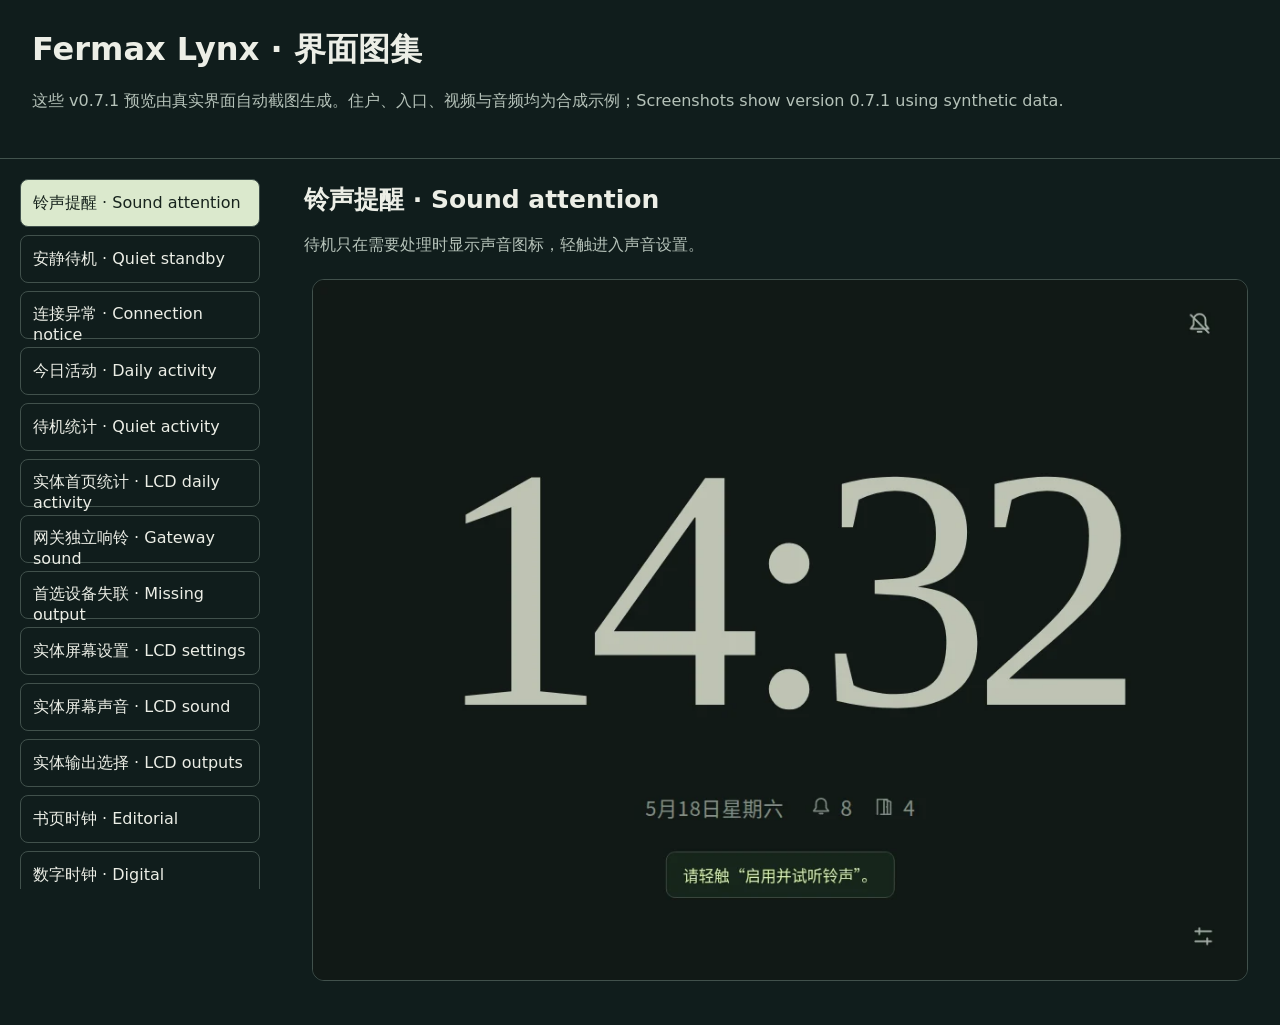
<file: docs/demo/index.html>
<!doctype html>
<html lang="zh-CN"><meta charset="utf-8"><meta name="viewport" content="width=device-width, initial-scale=1">
<title>Fermax Lynx · 界面图集</title><style>
:root{color-scheme:dark;font-family:system-ui,sans-serif;background:#101d1c;color:#eceee6}*{box-sizing:border-box}body{margin:0}header{padding:28px 32px;border-bottom:1px solid #42534d}h1{font-size:32px;margin:0 0 12px}p{line-height:1.65;color:#b5c2b9}main{display:grid;grid-template-columns:280px minmax(0,1fr)}nav{padding:20px;display:grid;gap:8px;align-content:start;max-height:calc(100vh - 170px);overflow:auto;position:sticky;top:0}button{font:inherit;font-size:16px;text-align:left;color:inherit;border:1px solid #41514c;background:transparent;border-radius:8px;padding:12px;min-height:48px;cursor:pointer}button[aria-pressed=true]{background:#dbe9cd;color:#17231d}button:focus-visible,a:focus-visible{outline:3px solid #ebc777;outline-offset:3px}section{padding:24px;min-width:0}figure{margin:0}figure[hidden]{display:none}h2{margin:0;font-size:25px}img{display:block;max-width:100%;max-height:78vh;height:auto;width:auto;margin:20px auto;border:1px solid #41514c;border-radius:12px}a{color:#dbe9cd}@media(max-width:720px){main{display:block}nav{position:static;max-height:230px;grid-template-columns:repeat(2,minmax(0,1fr))}header,section{padding:20px}h1{font-size:27px}}
</style><header><h1>Fermax Lynx · 界面图集</h1><p>这些 v0.7.1 预览由真实界面自动截图生成。住户、入口、视频与音频均为合成示例；Screenshots show version 0.7.1 using synthetic data.</p></header><main><nav aria-label="选择界面"><button type="button" data-index="0" aria-pressed="true">铃声提醒 · Sound attention</button><button type="button" data-index="1" aria-pressed="false">安静待机 · Quiet standby</button><button type="button" data-index="2" aria-pressed="false">连接异常 · Connection notice</button><button type="button" data-index="3" aria-pressed="false">今日活动 · Daily activity</button><button type="button" data-index="4" aria-pressed="false">待机统计 · Quiet activity</button><button type="button" data-index="5" aria-pressed="false">实体首页统计 · LCD daily activity</button><button type="button" data-index="6" aria-pressed="false">网关独立响铃 · Gateway sound</button><button type="button" data-index="7" aria-pressed="false">首选设备失联 · Missing output</button><button type="button" data-index="8" aria-pressed="false">实体屏幕设置 · LCD settings</button><button type="button" data-index="9" aria-pressed="false">实体屏幕声音 · LCD sound</button><button type="button" data-index="10" aria-pressed="false">实体输出选择 · LCD outputs</button><button type="button" data-index="11" aria-pressed="false">书页时钟 · Editorial</button><button type="button" data-index="12" aria-pressed="false">数字时钟 · Digital</button><button type="button" data-index="13" aria-pressed="false">模拟时钟 · Analog</button><button type="button" data-index="14" aria-pressed="false">电子管时钟 · Nixie</button><button type="button" data-index="15" aria-pressed="false">无秒显示 · Hidden seconds</button><button type="button" data-index="16" aria-pressed="false">话机授权 · Enrollment</button><button type="button" data-index="17" aria-pressed="false">话机偏好 · Preferences</button><button type="button" data-index="18" aria-pressed="false">最近活动 · Recent activity</button><button type="button" data-index="19" aria-pressed="false">入口预览 · Preview</button><button type="button" data-index="20" aria-pressed="false">来访画面 · Incoming visit</button><button type="button" data-index="21" aria-pressed="false">响铃结束 · Ring window ended</button><button type="button" data-index="22" aria-pressed="false">本次静音 · Muted visit</button><button type="button" data-index="23" aria-pressed="false">竖屏平板 · Portrait tablet</button><button type="button" data-index="24" aria-pressed="false">手机竖屏 · Narrow screen</button><button type="button" data-index="25" aria-pressed="false">手机横屏 · Short landscape</button><button type="button" data-index="26" aria-pressed="false">画面过期 · Stale frame</button><button type="button" data-index="27" aria-pressed="false">连接中断 · Offline</button><button type="button" data-index="28" aria-pressed="false">授权撤销 · Revoked</button><button type="button" data-index="29" aria-pressed="false">限时自动开门 · Timed policy</button><button type="button" data-index="30" aria-pressed="false">无时限自动开门 · Unlimited policy</button><button type="button" data-index="31" aria-pressed="false">管理页失联 · Unknown policy state</button><button type="button" data-index="32" aria-pressed="false">放大管理页 · 200% layout</button><button type="button" data-index="33" aria-pressed="false">连接 Home Assistant · Pairing</button><button type="button" data-index="34" aria-pressed="false">外部系统授权 · Integration grants</button><button type="button" data-index="35" aria-pressed="false">设置导航 · Settings navigation</button><button type="button" data-index="36" aria-pressed="false">16 首铃声 · Ringtone library</button><button type="button" data-index="37" aria-pressed="false">管理员登录 · Sign in</button><button type="button" data-index="38" aria-pressed="false">管理首页 · Dashboard</button><button type="button" data-index="39" aria-pressed="false">内置铃声 · Built-in melodies</button><button type="button" data-index="40" aria-pressed="false">自定义音乐 · Custom music</button><button type="button" data-index="41" aria-pressed="false">网关配置 · Configuration</button><button type="button" data-index="42" aria-pressed="false">密码设置 · Password</button><button type="button" data-index="43" aria-pressed="false">事件日志 · Journal</button><button type="button" data-index="44" aria-pressed="false">设备管理 · Devices</button></nav><section aria-live="polite"><figure id="view-0"><figcaption><h2>铃声提醒 · Sound attention</h2><p>待机只在需要处理时显示声音图标，轻触进入声音设置。</p></figcaption><a href="phone-quiet-sound.webp"><img src="phone-quiet-sound.webp" alt="铃声提醒 · Sound attention" loading="lazy"></a></figure><figure id="view-1" hidden><figcaption><h2>安静待机 · Quiet standby</h2><p>中央时钟与一行辅助信息，自动开门启用时留角落提示。</p></figcaption><a href="phone-quiet-auto.webp"><img src="phone-quiet-auto.webp" alt="安静待机 · Quiet standby" loading="lazy"></a></figure><figure id="view-2" hidden><figcaption><h2>连接异常 · Connection notice</h2><p>断线显示文字提示，统计不可用，旧自动状态不冒充实时。</p></figcaption><a href="phone-quiet-offline.webp"><img src="phone-quiet-offline.webp" alt="连接异常 · Connection notice" loading="lazy"></a></figure><figure id="view-3" hidden><figcaption><h2>今日活动 · Daily activity</h2><p>来电与协议确认开门，按网关本地日期汇总。</p></figcaption><a href="admin-statistics.webp"><img src="admin-statistics.webp" alt="今日活动 · Daily activity" loading="lazy"></a></figure><figure id="view-4" hidden><figcaption><h2>待机统计 · Quiet activity</h2><p>图标与数字，轻触或聚焦显示统计口径。</p></figcaption><a href="phone-statistics.webp"><img src="phone-statistics.webp" alt="待机统计 · Quiet activity" loading="lazy"></a></figure><figure id="view-5" hidden><figcaption><h2>实体首页统计 · LCD daily activity</h2><p>保持大按钮，简明显示今日来电与确认开门。</p></figcaption><a href="lcd-home.webp"><img src="lcd-home.webp" alt="实体首页统计 · LCD daily activity" loading="lazy"></a></figure><figure id="view-6" hidden><figcaption><h2>网关独立响铃 · Gateway sound</h2><p>独立开关、音量、输出选择与明确的测试声音。</p></figcaption><a href="admin-gateway-sound.webp"><img src="admin-gateway-sound.webp" alt="网关独立响铃 · Gateway sound" loading="lazy"></a></figure><figure id="view-7" hidden><figcaption><h2>首选设备失联 · Missing output</h2><p>保留首选偏好，显示设备状态并自动降级。</p></figcaption><a href="admin-gateway-no-device.webp"><img src="admin-gateway-no-device.webp" alt="首选设备失联 · Missing output" loading="lazy"></a></figure><figure id="view-8" hidden><figcaption><h2>实体屏幕设置 · LCD settings</h2><p>声音与自动开门分别进入，保留大触控按钮。</p></figcaption><a href="lcd-settings.webp"><img src="lcd-settings.webp" alt="实体屏幕设置 · LCD settings" loading="lazy"></a></figure><figure id="view-9" hidden><figcaption><h2>实体屏幕声音 · LCD sound</h2><p>本机开关、音量、实际输出及三秒试音。</p></figcaption><a href="lcd-sound.webp"><img src="lcd-sound.webp" alt="实体屏幕声音 · LCD sound" loading="lazy"></a></figure><figure id="view-10" hidden><figcaption><h2>实体输出选择 · LCD outputs</h2><p>大按钮分页选择自动或具体设备。</p></figcaption><a href="lcd-outputs.webp"><img src="lcd-outputs.webp" alt="实体输出选择 · LCD outputs" loading="lazy"></a></figure><figure id="view-11" hidden><figcaption><h2>书页时钟 · Editorial</h2><p>舒展的衬线数字与低对比度状态。</p></figcaption><a href="clock-editorial.webp"><img src="clock-editorial.webp" alt="书页时钟 · Editorial" loading="lazy"></a></figure><figure id="view-12" hidden><figcaption><h2>数字时钟 · Digital</h2><p>醒目的数字，适合远距离查看。</p></figcaption><a href="clock-digital.webp"><img src="clock-digital.webp" alt="数字时钟 · Digital" loading="lazy"></a></figure><figure id="view-13" hidden><figcaption><h2>模拟时钟 · Analog</h2><p>刻度与指针；秒针可隐藏、跳动或平滑移动。</p></figcaption><a href="clock-analog.webp"><img src="clock-analog.webp" alt="模拟时钟 · Analog" loading="lazy"></a></figure><figure id="view-14" hidden><figcaption><h2>电子管时钟 · Nixie</h2><p>由 CSS 绘制的暖色玻璃与发光数字。</p></figcaption><a href="clock-nixie.webp"><img src="clock-nixie.webp" alt="电子管时钟 · Nixie" loading="lazy"></a></figure><figure id="view-15" hidden><figcaption><h2>无秒显示 · Hidden seconds</h2><p>隐藏秒数，让空闲界面更安静。</p></figcaption><a href="clock-nixie-quiet.webp"><img src="clock-nixie-quiet.webp" alt="无秒显示 · Hidden seconds" loading="lazy"></a></figure><figure id="view-16" hidden><figcaption><h2>话机授权 · Enrollment</h2><p>管理员选择设备名称与入口范围。</p></figcaption><a href="phone-enrollment.webp"><img src="phone-enrollment.webp" alt="话机授权 · Enrollment" loading="lazy"></a></figure><figure id="view-17" hidden><figcaption><h2>话机偏好 · Preferences</h2><p>本机时钟、秒针、音量与入口预览。</p></figcaption><a href="phone-preferences.webp"><img src="phone-preferences.webp" alt="话机偏好 · Preferences" loading="lazy"></a></figure><figure id="view-18" hidden><figcaption><h2>最近活动 · Recent activity</h2><p>展开查看最近三项活动。</p></figcaption><a href="phone-recent.webp"><img src="phone-recent.webp" alt="最近活动 · Recent activity" loading="lazy"></a></figure><figure id="view-19" hidden><figcaption><h2>入口预览 · Preview</h2><p>完整保留 4:3 画面，操作浮在画面上。</p></figcaption><a href="phone-preview.webp"><img src="phone-preview.webp" alt="入口预览 · Preview" loading="lazy"></a></figure><figure id="view-20" hidden><figcaption><h2>来访画面 · Incoming visit</h2><p>紧凑标题与大触控按钮，音乐按设定时长循环。</p></figcaption><a href="phone-incoming.webp"><img src="phone-incoming.webp" alt="来访画面 · Incoming visit" loading="lazy"></a></figure><figure id="view-21" hidden><figcaption><h2>响铃结束 · Ring window ended</h2><p>音乐停止后仍可查看画面和操作。</p></figcaption><a href="phone-ring-ended.webp"><img src="phone-ring-ended.webp" alt="响铃结束 · Ring window ended" loading="lazy"></a></figure><figure id="view-22" hidden><figcaption><h2>本次静音 · Muted visit</h2><p>只静音当前来访。</p></figcaption><a href="phone-muted.webp"><img src="phone-muted.webp" alt="本次静音 · Muted visit" loading="lazy"></a></figure><figure id="view-23" hidden><figcaption><h2>竖屏平板 · Portrait tablet</h2><p>完整画面居中，保留必要留白。</p></figcaption><a href="phone-portrait.webp"><img src="phone-portrait.webp" alt="竖屏平板 · Portrait tablet" loading="lazy"></a></figure><figure id="view-24" hidden><figcaption><h2>手机竖屏 · Narrow screen</h2><p>较窄屏幕仍保留完整画面与操作。</p></figcaption><a href="phone-mobile.webp"><img src="phone-mobile.webp" alt="手机竖屏 · Narrow screen" loading="lazy"></a></figure><figure id="view-25" hidden><figcaption><h2>手机横屏 · Short landscape</h2><p>短横屏使用紧凑的覆盖控件。</p></figcaption><a href="phone-wide.webp"><img src="phone-wide.webp" alt="手机横屏 · Short landscape" loading="lazy"></a></figure><figure id="view-26" hidden><figcaption><h2>画面过期 · Stale frame</h2><p>不把旧帧当成实时画面。</p></figcaption><a href="phone-stale-video.webp"><img src="phone-stale-video.webp" alt="画面过期 · Stale frame" loading="lazy"></a></figure><figure id="view-27" hidden><figcaption><h2>连接中断 · Offline</h2><p>状态清楚呈现，断线时禁用控制。</p></figcaption><a href="phone-offline.webp"><img src="phone-offline.webp" alt="连接中断 · Offline" loading="lazy"></a></figure><figure id="view-28" hidden><figcaption><h2>授权撤销 · Revoked</h2><p>撤销后退出话机，重新授权才能使用。</p></figcaption><a href="phone-revoked.webp"><img src="phone-revoked.webp" alt="授权撤销 · Revoked" loading="lazy"></a></figure><figure id="view-29" hidden><figcaption><h2>限时自动开门 · Timed policy</h2><p>已启用时仅显示状态、截止时间和停止按钮。</p></figcaption><a href="admin-auto-timed.webp"><img src="admin-auto-timed.webp" alt="限时自动开门 · Timed policy" loading="lazy"></a></figure><figure id="view-30" hidden><figcaption><h2>无时限自动开门 · Unlimited policy</h2><p>只提供停止操作，隐藏再次启用和时长选择。</p></figcaption><a href="admin-auto-unlimited.webp"><img src="admin-auto-unlimited.webp" alt="无时限自动开门 · Unlimited policy" loading="lazy"></a></figure><figure id="view-31" hidden><figcaption><h2>管理页失联 · Unknown policy state</h2><p>无法确认服务器状态时隐藏策略操作，恢复后重新读取。</p></figcaption><a href="admin-offline.webp"><img src="admin-offline.webp" alt="管理页失联 · Unknown policy state" loading="lazy"></a></figure><figure id="view-32" hidden><figcaption><h2>放大管理页 · 200% layout</h2><p>导航自然换行，入口按钮不重叠。</p></figcaption><a href="admin-zoom.webp"><img src="admin-zoom.webp" alt="放大管理页 · 200% layout" loading="lazy"></a></figure><figure id="view-33" hidden><figcaption><h2>连接 Home Assistant · Pairing</h2><p>选择入口与独立权限；默认只读，配对需再次验证管理员密码。</p></figcaption><a href="admin-integration-pairing.webp"><img src="admin-integration-pairing.webp" alt="连接 Home Assistant · Pairing" loading="lazy"></a></figure><figure id="view-34" hidden><figcaption><h2>外部系统授权 · Integration grants</h2><p>按系统显示已授权入口和权限，可单独撤销。</p></figcaption><a href="admin-integration-grants.webp"><img src="admin-integration-grants.webp" alt="外部系统授权 · Integration grants" loading="lazy"></a></figure><figure id="view-35" hidden><figcaption><h2>设置导航 · Settings navigation</h2><p>铃声、话机设备、网关配置和密码按任务分区。</p></figcaption><a href="admin-settings.webp"><img src="admin-settings.webp" alt="设置导航 · Settings navigation" loading="lazy"></a></figure><figure id="view-36" hidden><figcaption><h2>16 首铃声 · Ringtone library</h2><p>点击选择并试听，保存后用于下一次来访。</p></figcaption><a href="admin-ringtone-library.webp"><img src="admin-ringtone-library.webp" alt="16 首铃声 · Ringtone library" loading="lazy"></a></figure><figure id="view-37" hidden><figcaption><h2>管理员登录 · Sign in</h2><p>独立的管理员登录入口。</p></figcaption><a href="admin-login.webp"><img src="admin-login.webp" alt="管理员登录 · Sign in" loading="lazy"></a></figure><figure id="view-38" hidden><figcaption><h2>管理首页 · Dashboard</h2><p>网关、入口、策略与活动概览。</p></figcaption><a href="admin-dashboard.webp"><img src="admin-dashboard.webp" alt="管理首页 · Dashboard" loading="lazy"></a></figure><figure id="view-39" hidden><figcaption><h2>内置铃声 · Built-in melodies</h2><p>管理员配置铃声及 15/30/45/60 秒时长。</p></figcaption><a href="admin-ringtone.webp"><img src="admin-ringtone.webp" alt="内置铃声 · Built-in melodies" loading="lazy"></a></figure><figure id="view-40" hidden><figcaption><h2>自定义音乐 · Custom music</h2><p>导入、试听并保存自己的音乐。</p></figcaption><a href="admin-custom-music.webp"><img src="admin-custom-music.webp" alt="自定义音乐 · Custom music" loading="lazy"></a></figure><figure id="view-41" hidden><figcaption><h2>网关配置 · Configuration</h2><p>身份、接口与入口配置；保存不改变系统网卡地址。</p></figcaption><a href="admin-network.webp"><img src="admin-network.webp" alt="网关配置 · Configuration" loading="lazy"></a></figure><figure id="view-42" hidden><figcaption><h2>密码设置 · Password</h2><p>修改管理员密码。</p></figcaption><a href="admin-password.webp"><img src="admin-password.webp" alt="密码设置 · Password" loading="lazy"></a></figure><figure id="view-43" hidden><figcaption><h2>事件日志 · Journal</h2><p>查询并导出网关活动记录。</p></figcaption><a href="admin-journal.webp"><img src="admin-journal.webp" alt="事件日志 · Journal" loading="lazy"></a></figure><figure id="view-44" hidden><figcaption><h2>设备管理 · Devices</h2><p>查看设备授权及其入口范围。</p></figcaption><a href="admin-devices.webp"><img src="admin-devices.webp" alt="设备管理 · Devices" loading="lazy"></a></figure></section></main><script>
document.querySelectorAll('nav button').forEach(button=>button.addEventListener('click',()=>{document.querySelectorAll('nav button').forEach(item=>item.setAttribute('aria-pressed',String(item===button)));document.querySelectorAll('figure').forEach((figure,index)=>figure.hidden=String(index)!==button.dataset.index)}));
</script></html>
</file>
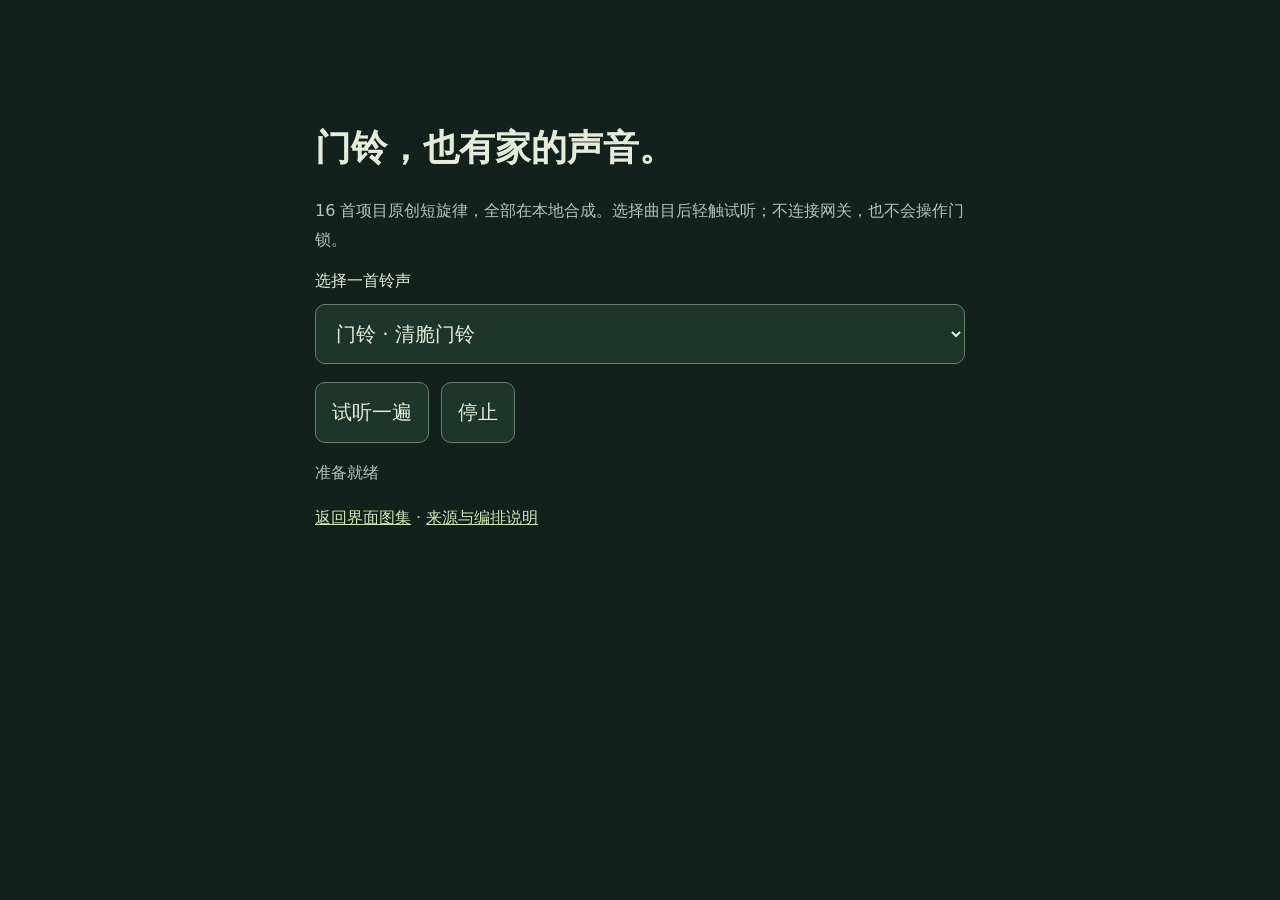
<file: docs/demo/sound.html>
<!doctype html><html lang="zh-CN"><meta charset="utf-8"><meta name="viewport" content="width=device-width,initial-scale=1"><title>LYNX · 铃声试听</title>
<style>:root{color-scheme:dark;background:#12211c;color:#e5ecd9;font-family:system-ui}body{max-width:650px;padding:28px;margin:8vh auto}h1{font-size:36px}p{line-height:1.8;color:#b4c4b9}label{display:grid;gap:12px}select,button{font:inherit;font-size:20px;padding:16px;border-radius:10px;border:1px solid #66806d;background:#1e3529;color:inherit;max-width:100%}button{margin:18px 12px 0 0;cursor:pointer}button:focus-visible,select:focus-visible{outline:3px solid #d0e5b4}a{color:#d0e5b4}</style>
<h1>门铃，也有家的声音。</h1><p>16 首项目原创短旋律，全部在本地合成。选择曲目后轻触试听；不连接网关，也不会操作门锁。</p>
<label>选择一首铃声<select id="track"><option value="chime">门铃 · 清脆门铃</option><option value="harbor">柔和 · 海港旋律</option><option value="marimba">木琴 · 木琴轻响</option><option value="porch">门铃 · 门廊晨光</option><option value="glass">门铃 · 玻璃风铃</option><option value="welcome">门铃 · 欢迎回家</option><option value="morning">柔和 · 清晨花园</option><option value="moon">柔和 · 月光小径</option><option value="drift">柔和 · 云间漫步</option><option value="petal">柔和 · 花瓣小调</option><option value="bamboo">木琴 · 竹影</option><option value="pebble">木琴 · 溪边石子</option><option value="tea">木琴 · 午后茶歇</option><option value="spark">电子 · 星点</option><option value="orbit">电子 · 环游</option><option value="pulse">电子 · 轻快讯息</option></select></label><button id="play">试听一遍</button><button id="stop">停止</button><p id="status" role="status">准备就绪</p><p><a href="index.html">返回界面图集</a> · <a href="../ringtones.md">来源与编排说明</a></p>
<script>window.LynxRingtones = [{"id": "chime", "name": "清脆门铃", "group": "门铃", "voice": "bell", "bpm": 110, "notes": [76, 72, 79, 76], "beats": [1, 1, 1, 1], "license": "MIT", "source": "project-original", "created": "2026-09-07"}, {"id": "harbor", "name": "海港旋律", "group": "柔和", "voice": "soft", "bpm": 94, "notes": [67, 72, 74, 79, 74, 72], "beats": [1, 1, 1, 1, 1, 1], "license": "MIT", "source": "project-original", "created": "2026-09-07"}, {"id": "marimba", "name": "木琴轻响", "group": "木琴", "voice": "wood", "bpm": 118, "notes": [72, 76, 79, 84, 79, 76], "beats": [1, 1, 1, 1, 1, 1], "license": "MIT", "source": "project-original", "created": "2026-09-07"}, {"id": "porch", "name": "门廊晨光", "group": "门铃", "voice": "bell", "bpm": 102, "notes": [72, 79, 76, 74, 72, 67], "beats": [1, 1, 0.5, 0.5, 1, 2], "license": "MIT", "source": "project-original", "created": "2026-09-07"}, {"id": "glass", "name": "玻璃风铃", "group": "门铃", "voice": "glass", "bpm": 108, "notes": [84, 79, 86, 83, 81, 76, 79], "beats": [0.5, 0.5, 1, 0.5, 0.5, 1, 2], "license": "MIT", "source": "project-original", "created": "2026-09-07"}, {"id": "welcome", "name": "欢迎回家", "group": "门铃", "voice": "bell", "bpm": 96, "notes": [67, 72, 76, 79, 77, 74, 72], "beats": [0.5, 0.5, 1, 1, 0.5, 0.5, 2], "license": "MIT", "source": "project-original", "created": "2026-09-07"}, {"id": "morning", "name": "清晨花园", "group": "柔和", "voice": "soft", "bpm": 92, "notes": [72, 76, 79, 76, 74, 69, 72], "beats": [1, 0.5, 0.5, 1, 1, 1, 2], "license": "MIT", "source": "project-original", "created": "2026-09-07"}, {"id": "moon", "name": "月光小径", "group": "柔和", "voice": "soft", "bpm": 82, "notes": [69, 76, 72, 71, 67, 69], "beats": [1, 1, 1, 0.5, 0.5, 2], "license": "MIT", "source": "project-original", "created": "2026-09-07"}, {"id": "drift", "name": "云间漫步", "group": "柔和", "voice": "glass", "bpm": 88, "notes": [74, 78, 81, 85, 81, 78, 76], "beats": [1, 1, 0.5, 0.5, 1, 1, 2], "license": "MIT", "source": "project-original", "created": "2026-09-07"}, {"id": "petal", "name": "花瓣小调", "group": "柔和", "voice": "soft", "bpm": 104, "notes": [76, 79, 77, 74, 76, 72, 67, 72], "beats": [0.5, 0.5, 1, 1, 0.5, 0.5, 1, 2], "license": "MIT", "source": "project-original", "created": "2026-09-07"}, {"id": "bamboo", "name": "竹影", "group": "木琴", "voice": "wood", "bpm": 100, "notes": [74, 81, 78, 76, 69, 74], "beats": [1, 0.5, 0.5, 1, 1, 2], "license": "MIT", "source": "project-original", "created": "2026-09-07"}, {"id": "pebble", "name": "溪边石子", "group": "木琴", "voice": "wood", "bpm": 126, "notes": [72, 74, 79, 76, 74, 72, 67, 72], "beats": [0.5, 0.5, 1, 0.5, 0.5, 1, 1, 2], "license": "MIT", "source": "project-original", "created": "2026-09-07"}, {"id": "tea", "name": "午后茶歇", "group": "木琴", "voice": "piano", "bpm": 98, "notes": [65, 69, 72, 76, 74, 69, 65], "beats": [1, 1, 0.5, 0.5, 1, 1, 2], "license": "MIT", "source": "project-original", "created": "2026-09-07"}, {"id": "spark", "name": "星点", "group": "电子", "voice": "pluck", "bpm": 122, "notes": [72, 84, 79, 76, 81, 79, 72], "beats": [0.5, 0.5, 0.5, 0.5, 1, 1, 2], "license": "MIT", "source": "project-original", "created": "2026-09-07"}, {"id": "orbit", "name": "环游", "group": "电子", "voice": "sine", "bpm": 112, "notes": [64, 71, 76, 78, 76, 71, 68, 64], "beats": [1, 0.5, 0.5, 1, 0.5, 0.5, 1, 2], "license": "MIT", "source": "project-original", "created": "2026-09-07"}, {"id": "pulse", "name": "轻快讯息", "group": "电子", "voice": "pluck", "bpm": 130, "notes": [79, 76, 72, 74, 76, 81, 79, 72], "beats": [0.5, 0.5, 1, 0.5, 0.5, 1, 1, 2], "license": "MIT", "source": "project-original", "created": "2026-09-07"}];</script><script src="../../fermax/web/ringtone.js"></script><script>
const player=new window.LynxSound();let generation=0,timer;
function stop(){generation++;clearTimeout(timer);player.stop();document.querySelector('#status').textContent='已停止';}
document.querySelector('#stop').onclick=stop;document.querySelector('#track').onchange=stop;
document.querySelector('#play').onclick=async()=>{stop();const ticket=generation;try{await player.enable();if(ticket!==generation)return;const track=window.LynxRingtones.find(t=>t.id===document.querySelector('#track').value),seconds=track.beats.reduce((sum,n)=>sum+n,0)*60/track.bpm+1.1;await player.play({ringtone:track.id},seconds,.45,'preview');if(ticket!==generation)return;document.querySelector('#status').textContent='正在试听 · '+track.name;timer=setTimeout(()=>document.querySelector('#status').textContent='试听结束',seconds*1000);}catch(e){if(ticket===generation)document.querySelector('#status').textContent=e.message;}};
document.addEventListener('visibilitychange',()=>{if(document.hidden)stop()});window.addEventListener('pagehide',stop);
</script></html>
</file>
